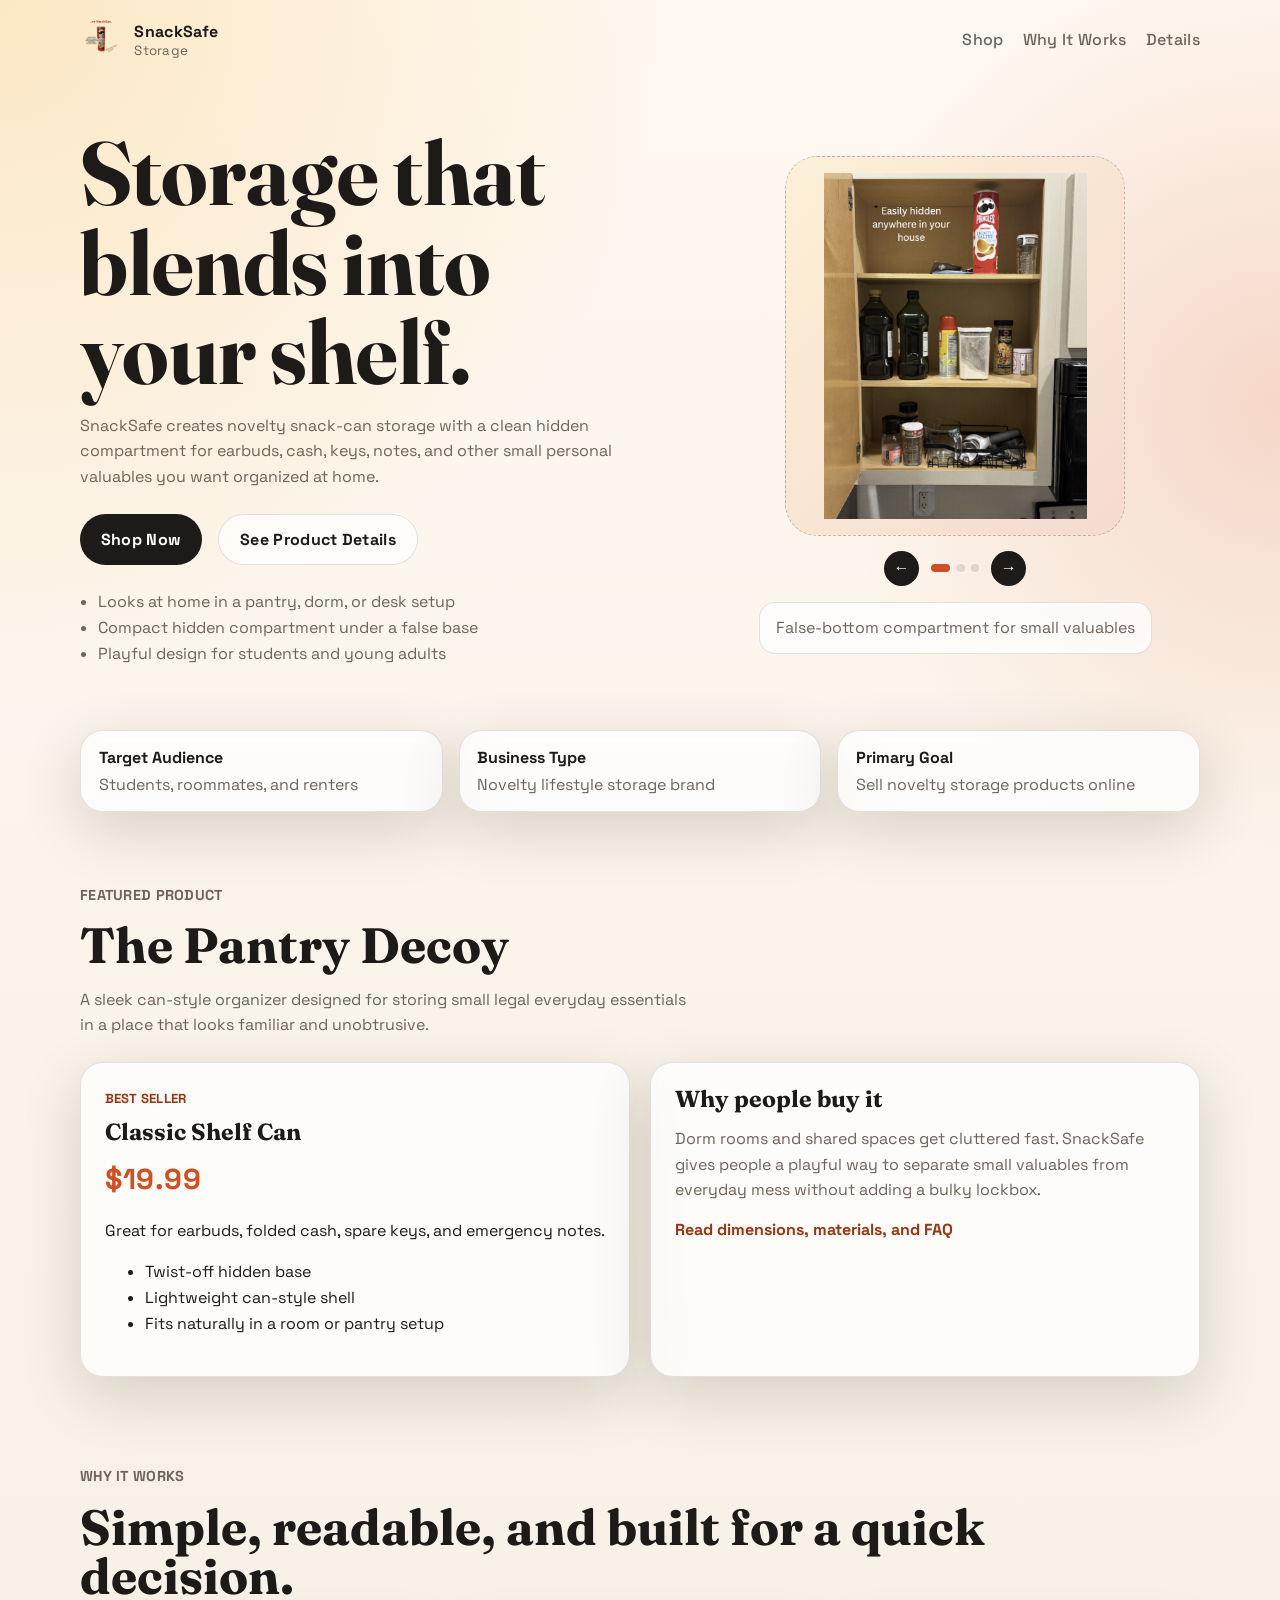
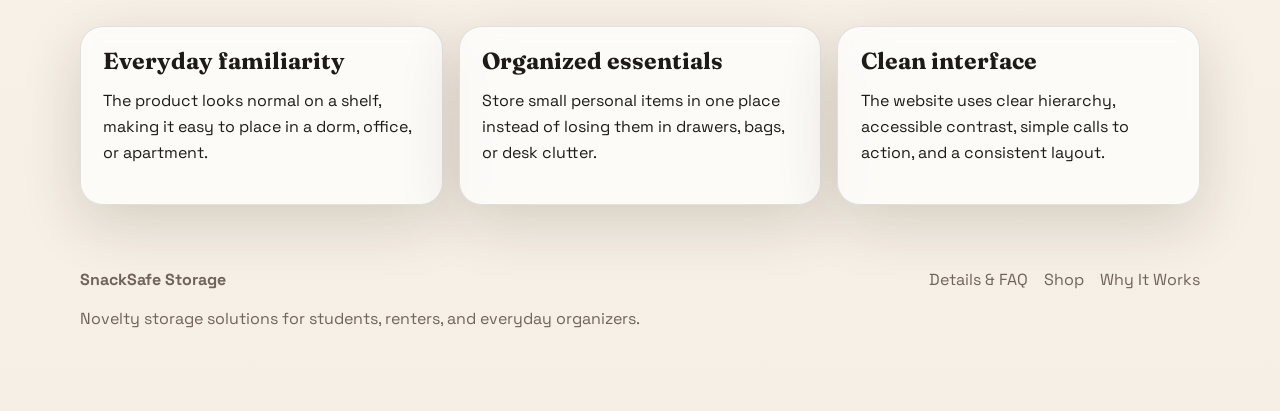
<file: index.html>
<!DOCTYPE html>
<html lang="en">
<head>
  <meta charset="UTF-8">
  <meta name="viewport" content="width=device-width, initial-scale=1.0">
  <title>SnackSafe Storage | Discreet Everyday Storage</title>
  <meta name="description" content="SnackSafe Storage sells novelty can-style storage containers with a hidden compartment for small personal valuables.">
  <link rel="preconnect" href="https://fonts.googleapis.com">
  <link rel="preconnect" href="https://fonts.gstatic.com" crossorigin>
  <link href="https://fonts.googleapis.com/css2?family=Space+Grotesk:wght@400;500;700&family=Fraunces:opsz,wght@9..144,600;9..144,700&display=swap" rel="stylesheet">
  <link rel="stylesheet" href="styles.css?v=20260417d">
</head>
<body>
  <header class="site-header">
    <a class="brand" href="index.html">
      <span class="brand-mark asset-slot" aria-label="SnackSafe logo">
        <img src="assets/logo.png?v=20260415c" alt="SnackSafe logo" onerror="this.style.display='none'">
      </span>
      <span>
        <strong>SnackSafe</strong>
        <small>Storage</small>
      </span>
    </a>
    <nav class="site-nav" aria-label="Primary">
      <a href="#shop">Shop</a>
      <a href="#why">Why It Works</a>
      <a href="details.html">Details</a>
    </nav>
  </header>

  <main>
    <section class="hero">
      <div class="hero-copy">
        <h1>Storage that blends into your shelf.</h1>
        <p class="hero-text">
          SnackSafe creates novelty snack-can storage with a clean hidden compartment for earbuds,
          cash, keys, notes, and other small personal valuables you want organized at home.
        </p>
        <div class="hero-actions">
          <a class="button button-primary" href="#shop">Shop Now</a>
          <a class="button button-secondary" href="details.html">See Product Details</a>
        </div>
        <ul class="hero-points" aria-label="Key benefits">
          <li>Looks at home in a pantry, dorm, or desk setup</li>
          <li>Compact hidden compartment under a false base</li>
          <li>Playful design for students and young adults</li>
        </ul>
      </div>
      <div class="hero-visual">
        <div class="carousel">
          <div class="carousel-stage">
            <figure class="carousel-slide carousel-slide-card active" data-index="0">
              <img src="assets/product-can.png?v=20260415c" alt="SnackSafe hidden in pantry">
            </figure>
            <figure class="carousel-slide carousel-slide-transparent" data-index="1">
              <img src="assets/product-detail-cutout.png?v=20260415g" alt="SnackSafe internal compartment">
            </figure>
            <figure class="carousel-slide carousel-slide-transparent" data-index="2">
              <img src="assets/product-can-main-cutout.png?v=20260415g" alt="SnackSafe product can">
            </figure>
          </div>
          <div class="carousel-nav">
            <button class="carousel-btn" id="carousel-prev" aria-label="Previous image">&#8592;</button>
            <div class="carousel-dots">
              <button class="carousel-dot active" data-index="0" aria-label="Image 1"></button>
              <button class="carousel-dot" data-index="1" aria-label="Image 2"></button>
              <button class="carousel-dot" data-index="2" aria-label="Image 3"></button>
            </div>
            <button class="carousel-btn" id="carousel-next" aria-label="Next image">&#8594;</button>
          </div>
        </div>
        <div class="hidden-drawer">False-bottom compartment for small valuables</div>
      </div>
    </section>

    <section class="metrics-strip" aria-label="Trust signals">
      <div>
        <strong>Target Audience</strong>
        <span>Students, roommates, and renters</span>
      </div>
      <div>
        <strong>Business Type</strong>
        <span>Novelty lifestyle storage brand</span>
      </div>
      <div>
        <strong>Primary Goal</strong>
        <span>Sell novelty storage products online</span>
      </div>
    </section>

    <section class="products" id="shop">
      <div class="section-heading">
        <p class="eyebrow">Featured Product</p>
        <h2>The Pantry Decoy</h2>
        <p>
          A sleek can-style organizer designed for storing small legal everyday essentials in a
          place that looks familiar and unobtrusive.
        </p>
      </div>
      <div class="product-grid">
        <article class="product-card">
          <span class="product-badge">Best Seller</span>
          <h3>Classic Shelf Can</h3>
          <p class="price">$19.99</p>
          <p>Great for earbuds, folded cash, spare keys, and emergency notes.</p>
          <ul>
            <li>Twist-off hidden base</li>
            <li>Lightweight can-style shell</li>
            <li>Fits naturally in a room or pantry setup</li>
          </ul>
        </article>
        <article class="feature-panel">
          <h3>Why people buy it</h3>
          <p>
            Dorm rooms and shared spaces get cluttered fast. SnackSafe gives people a playful way
            to separate small valuables from everyday mess without adding a bulky lockbox.
          </p>
          <a class="text-link" href="details.html">Read dimensions, materials, and FAQ</a>
        </article>
      </div>
    </section>

    <section class="why-us" id="why">
      <div class="section-heading">
        <p class="eyebrow">Why It Works</p>
        <h2>Simple, readable, and built for a quick decision.</h2>
      </div>
      <div class="benefit-grid">
        <article>
          <h3>Everyday familiarity</h3>
          <p>The product looks normal on a shelf, making it easy to place in a dorm, office, or apartment.</p>
        </article>
        <article>
          <h3>Organized essentials</h3>
          <p>Store small personal items in one place instead of losing them in drawers, bags, or desk clutter.</p>
        </article>
        <article>
          <h3>Clean interface</h3>
          <p>The website uses clear hierarchy, accessible contrast, simple calls to action, and a consistent layout.</p>
        </article>
      </div>
    </section>

  </main>

  <footer class="site-footer">
    <div>
      <strong>SnackSafe Storage</strong>
      <p>Novelty storage solutions for students, renters, and everyday organizers.</p>
    </div>
    <div class="footer-links">
      <a href="details.html">Details & FAQ</a>
      <a href="#shop">Shop</a>
      <a href="#why">Why It Works</a>
    </div>
  </footer>

  <script>
    const slides = document.querySelectorAll('.carousel-slide');
    const dots = document.querySelectorAll('.carousel-dot');
    const slideCount = slides.length;
    let currentIndex = 0;

    function renderCarousel(index) {
      slides.forEach((slide, i) => slide.classList.toggle('active', i === index));
      dots.forEach((d, i) => d.classList.toggle('active', i === index));
    }

    function goToSlide(index) {
      currentIndex = (index + slideCount) % slideCount;
      renderCarousel(currentIndex);
    }

    document.getElementById('carousel-prev').addEventListener('click', () => {
      goToSlide(currentIndex - 1);
    });

    document.getElementById('carousel-next').addEventListener('click', () => {
      goToSlide(currentIndex + 1);
    });

    dots.forEach(dot => {
      dot.addEventListener('click', () => {
        const index = Number(dot.dataset.index);
        goToSlide(index);
      });
    });
  </script>
</body>
</html>
</file>
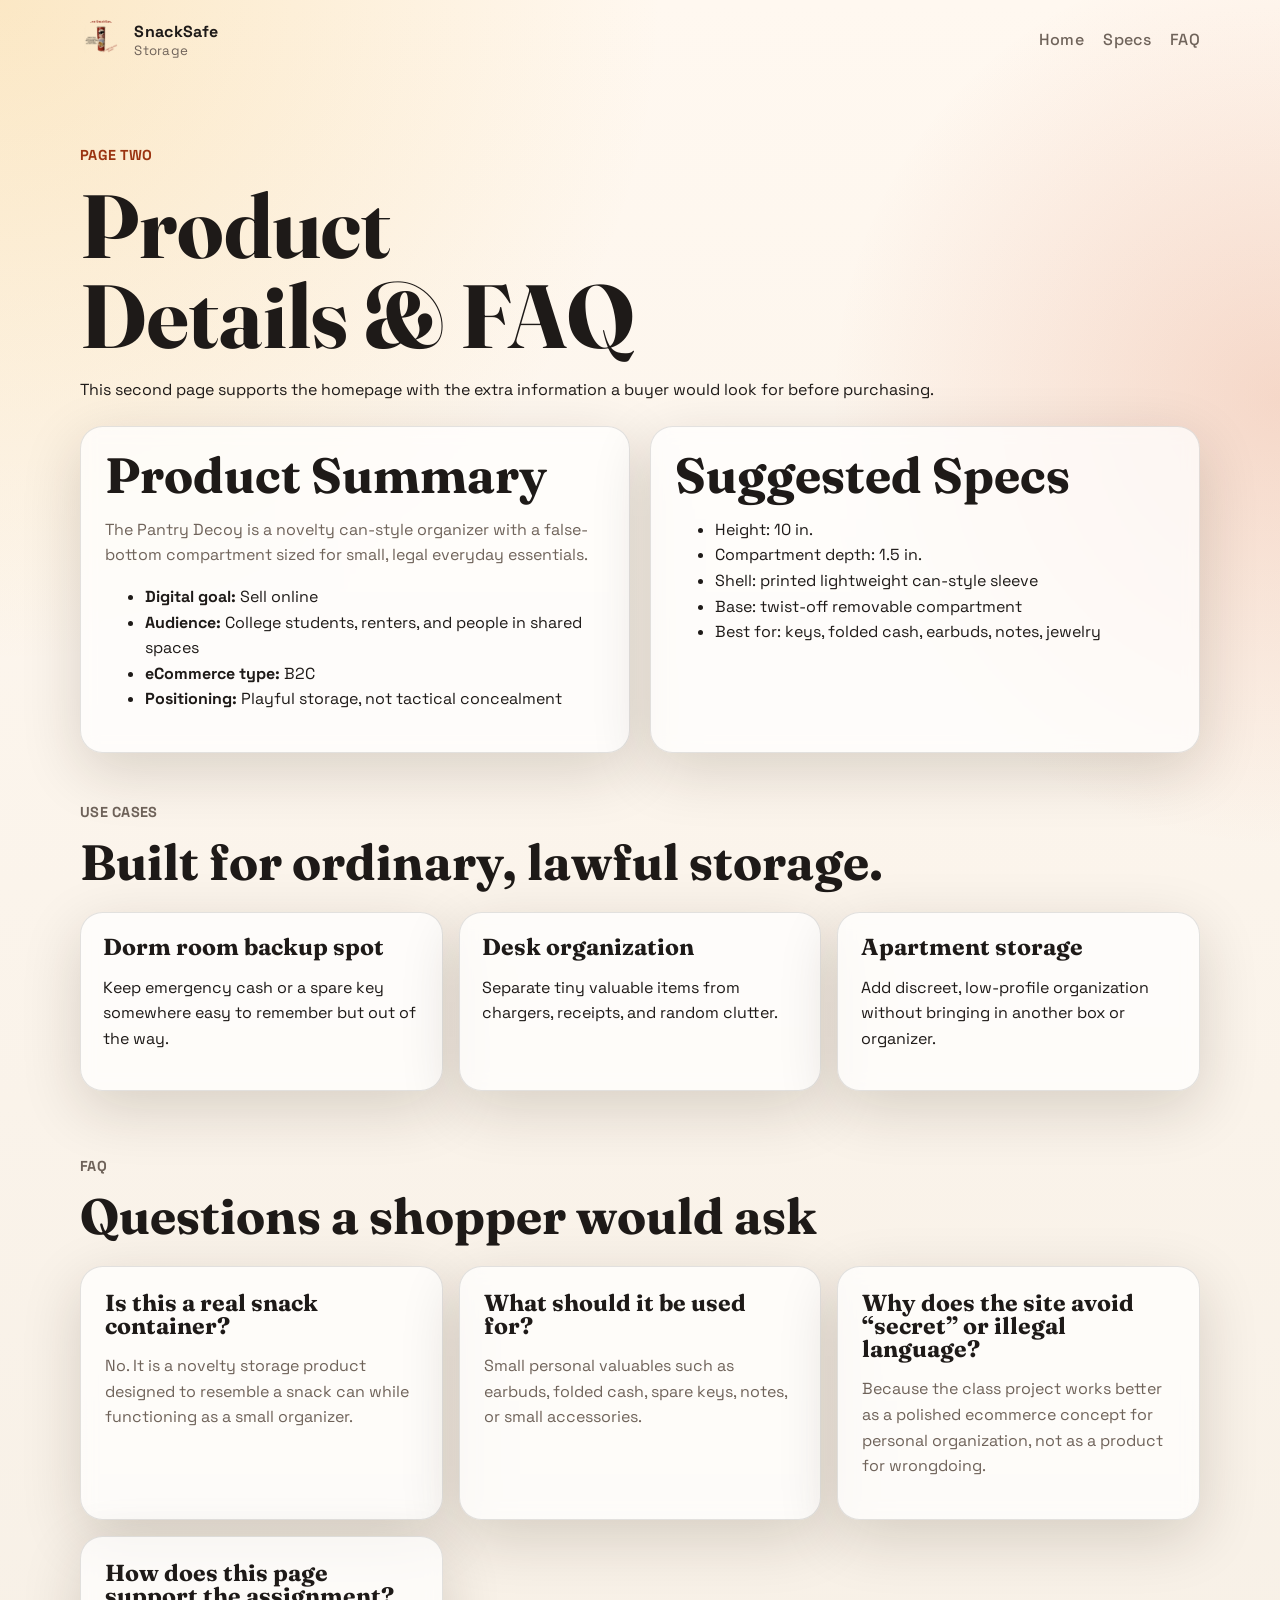
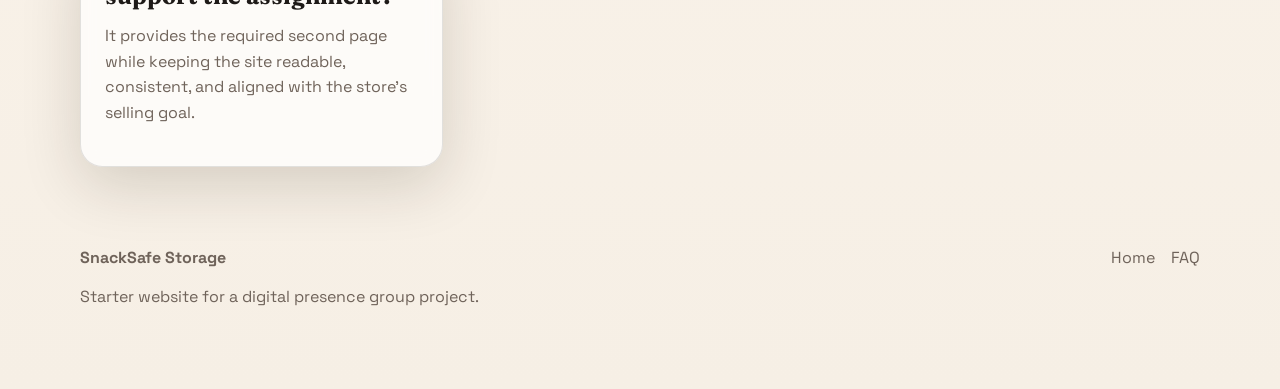
<file: details.html>
<!DOCTYPE html>
<html lang="en">
<head>
  <meta charset="UTF-8">
  <meta name="viewport" content="width=device-width, initial-scale=1.0">
  <title>SnackSafe Storage | Product Details</title>
  <meta name="description" content="Product details, use cases, and FAQ for the SnackSafe novelty storage can.">
  <link rel="preconnect" href="https://fonts.googleapis.com">
  <link rel="preconnect" href="https://fonts.gstatic.com" crossorigin>
  <link href="https://fonts.googleapis.com/css2?family=Space+Grotesk:wght@400;500;700&family=Fraunces:opsz,wght@9..144,600;9..144,700&display=swap" rel="stylesheet">
  <link rel="stylesheet" href="styles.css?v=20260415c">
</head>
<body>
  <header class="site-header">
    <a class="brand" href="index.html">
      <span class="brand-mark asset-slot" aria-label="SnackSafe logo">
        <img src="assets/logo.png?v=20260415c" alt="SnackSafe logo" onerror="this.style.display='none'">
      </span>
      <span>
        <strong>SnackSafe</strong>
        <small>Storage</small>
      </span>
    </a>
    <nav class="site-nav" aria-label="Primary">
      <a href="index.html">Home</a>
      <a href="#specs">Specs</a>
      <a href="#faq">FAQ</a>
    </nav>
  </header>

  <main class="details-main">
    <section class="details-hero">
      <p class="eyebrow">Page Two</p>
      <h1>Product Details & FAQ</h1>
      <p>
        This second page supports the homepage with the extra information a buyer would look for
        before purchasing.
      </p>
    </section>

    <section class="details-grid" id="specs">
      <article class="spec-card">
        <h2>Product Summary</h2>
        <p>
          The Pantry Decoy is a novelty can-style organizer with a false-bottom compartment sized
          for small, legal everyday essentials.
        </p>
        <ul>
          <li><strong>Digital goal:</strong> Sell online</li>
          <li><strong>Audience:</strong> College students, renters, and people in shared spaces</li>
          <li><strong>eCommerce type:</strong> B2C</li>
          <li><strong>Positioning:</strong> Playful storage, not tactical concealment</li>
        </ul>
      </article>

      <article class="spec-card">
        <h2>Suggested Specs</h2>
        <ul>
          <li>Height: 10 in.</li>
          <li>Compartment depth: 1.5 in.</li>
          <li>Shell: printed lightweight can-style sleeve</li>
          <li>Base: twist-off removable compartment</li>
          <li>Best for: keys, folded cash, earbuds, notes, jewelry</li>
        </ul>
      </article>
    </section>

    <section class="usage-section">
      <div class="section-heading">
        <p class="eyebrow">Use Cases</p>
        <h2>Built for ordinary, lawful storage.</h2>
      </div>
      <div class="benefit-grid">
        <article>
          <h3>Dorm room backup spot</h3>
          <p>Keep emergency cash or a spare key somewhere easy to remember but out of the way.</p>
        </article>
        <article>
          <h3>Desk organization</h3>
          <p>Separate tiny valuable items from chargers, receipts, and random clutter.</p>
        </article>
        <article>
          <h3>Apartment storage</h3>
          <p>Add discreet, low-profile organization without bringing in another box or organizer.</p>
        </article>
      </div>
    </section>

    <section class="faq-section" id="faq">
      <div class="section-heading">
        <p class="eyebrow">FAQ</p>
        <h2>Questions a shopper would ask</h2>
      </div>
      <div class="faq-list">
        <article>
          <h3>Is this a real snack container?</h3>
          <p>No. It is a novelty storage product designed to resemble a snack can while functioning as a small organizer.</p>
        </article>
        <article>
          <h3>What should it be used for?</h3>
          <p>Small personal valuables such as earbuds, folded cash, spare keys, notes, or small accessories.</p>
        </article>
        <article>
          <h3>Why does the site avoid “secret” or illegal language?</h3>
          <p>Because the class project works better as a polished ecommerce concept for personal organization, not as a product for wrongdoing.</p>
        </article>
        <article>
          <h3>How does this page support the assignment?</h3>
          <p>It provides the required second page while keeping the site readable, consistent, and aligned with the store’s selling goal.</p>
        </article>
      </div>
    </section>
  </main>

  <footer class="site-footer">
    <div>
      <strong>SnackSafe Storage</strong>
      <p>Starter website for a digital presence group project.</p>
    </div>
    <div class="footer-links">
      <a href="index.html">Home</a>
      <a href="#faq">FAQ</a>
    </div>
  </footer>
</body>
</html>
</file>
<file: styles.css>
:root {
  --bg: #f6efe5;
  --paper: #fff9f3;
  --ink: #1e1a18;
  --muted: #6f635a;
  --accent: #d24d1f;
  --accent-dark: #9b3411;
  --gold: #f0b43c;
  --line: rgba(30, 26, 24, 0.12);
  --shadow: 0 18px 60px rgba(40, 22, 8, 0.16);
}

* {
  box-sizing: border-box;
}

html {
  scroll-behavior: smooth;
}

body {
  margin: 0;
  font-family: "Space Grotesk", sans-serif;
  color: var(--ink);
  background:
    radial-gradient(circle at top left, rgba(240, 180, 60, 0.24), transparent 28%),
    radial-gradient(circle at right 20%, rgba(210, 77, 31, 0.18), transparent 22%),
    linear-gradient(180deg, #fff8f0 0%, var(--bg) 100%);
}

a {
  color: inherit;
  text-decoration: none;
}

.site-header,
.site-footer,
.hero,
.metrics-strip,
.products,
.why-us,
.details-main {
  width: min(1120px, calc(100% - 2rem));
  margin: 0 auto;
}

.site-header {
  display: flex;
  justify-content: space-between;
  align-items: center;
  padding: 1.2rem 0;
}

.brand {
  display: inline-flex;
  align-items: center;
  gap: 0.8rem;
}

.brand-mark {
  width: 2.6rem;
  height: 2.6rem;
  display: grid;
  place-items: center;
  border-radius: 999px;
  background: transparent;
  color: white;
  font-weight: 700;
}

.asset-slot {
  position: relative;
  overflow: hidden;
}

.asset-slot img {
  position: absolute;
  inset: 0;
  width: 100%;
  height: 100%;
  object-fit: contain;
  z-index: 1;
}

.asset-placeholder {
  position: relative;
  z-index: 0;
  display: grid;
  place-items: center;
  width: 100%;
  height: 100%;
  padding: 0.75rem;
  text-align: center;
  text-transform: uppercase;
  letter-spacing: 0.08em;
  font-size: 0.72rem;
  font-weight: 700;
}

.brand strong,
.brand small,
.site-nav a,
.button,
.eyebrow,
.price,
.product-badge,
.ad-label {
  letter-spacing: 0.02em;
}

.brand small {
  display: block;
  color: var(--muted);
}

.site-nav {
  display: flex;
  gap: 1.2rem;
  flex-wrap: wrap;
}

.site-nav a {
  color: var(--muted);
  font-weight: 500;
}

.hero {
  display: grid;
  grid-template-columns: 1.1fr 0.9fr;
  gap: 2rem;
  align-items: center;
  padding: 3rem 0 2rem;
}

.eyebrow {
  margin: 0 0 0.9rem;
  color: var(--accent-dark);
  font-size: 0.9rem;
  font-weight: 700;
  text-transform: uppercase;
}

h1,
h2,
h3 {
  font-family: "Fraunces", serif;
  line-height: 1;
  margin: 0;
}

h1 {
  font-size: clamp(2.9rem, 7vw, 5.6rem);
  max-width: 10ch;
}

h2 {
  font-size: clamp(2rem, 4vw, 3.1rem);
  margin-bottom: 0.8rem;
}

h3 {
  font-size: 1.45rem;
  margin-bottom: 0.8rem;
}

p,
li {
  line-height: 1.6;
}

.hero-text,
.section-heading p,
.feature-panel p,
.spec-card p,
.faq-list p {
  color: var(--muted);
  max-width: 62ch;
}

.hero-actions {
  display: flex;
  gap: 1rem;
  flex-wrap: wrap;
  margin: 1.5rem 0;
}

.button {
  display: inline-flex;
  align-items: center;
  justify-content: center;
  padding: 0.9rem 1.3rem;
  border-radius: 999px;
  font-weight: 700;
}

.button-primary {
  background: var(--ink);
  color: white;
}

.button-secondary {
  border: 1px solid var(--line);
  background: rgba(255, 255, 255, 0.7);
}

.hero-points {
  padding-left: 1.1rem;
  color: var(--muted);
}

.hero-visual {
  display: grid;
  gap: 1rem;
  justify-items: center;
}

.can-card {
  width: min(300px, 80vw);
  min-height: 420px;
  display: grid;
  place-items: center;
  border-radius: 2rem;
  box-shadow: var(--shadow);
  background:
    linear-gradient(135deg, rgba(240, 180, 60, 0.2), rgba(210, 77, 31, 0.2)),
    rgba(255, 255, 255, 0.92);
  transform: rotate(-8deg);
  border: 1px dashed rgba(30, 26, 24, 0.25);
}

.carousel {
  display: grid;
  gap: 0.9rem;
  justify-items: center;
  width: min(340px, 84vw);
}

.carousel-stage {
  position: relative;
  width: 100%;
  height: 380px;
  border-radius: 2rem;
  overflow: hidden;
}

.carousel-slide {
  position: absolute;
  inset: 0;
  margin: 0;
  padding: 1rem 0.9rem;
  display: flex;
  align-items: center;
  justify-content: center;
  border-radius: 2rem;
  opacity: 0;
  pointer-events: none;
  transform: translateX(1.5rem);
  transition: opacity 0.22s ease, transform 0.22s ease;
}

.carousel-slide.active {
  opacity: 1;
  pointer-events: auto;
  transform: translateX(0);
}

.carousel-slide img {
  width: 100%;
  height: 100%;
  object-fit: contain;
  border-radius: 1rem;
  display: block;
}

.carousel-slide-card {
  box-shadow: var(--shadow);
  background:
    linear-gradient(135deg, rgba(240, 180, 60, 0.2), rgba(210, 77, 31, 0.2)),
    rgba(255, 255, 255, 0.92);
  border: 1px dashed rgba(30, 26, 24, 0.25);
}

.carousel-slide-transparent {
  background: transparent;
  box-shadow: none;
  border: none;
}

.carousel-nav {
  display: flex;
  align-items: center;
  gap: 0.75rem;
  padding: 0 0.25rem;
}

.carousel-btn {
  background: var(--ink);
  color: white;
  border: none;
  border-radius: 999px;
  width: 2.2rem;
  height: 2.2rem;
  cursor: pointer;
  font-size: 1rem;
  display: grid;
  place-items: center;
  transition: background 0.15s;
}

.carousel-btn:hover {
  background: var(--accent);
}

.carousel-dots {
  display: flex;
  gap: 0.4rem;
}

.carousel-dot {
  width: 0.5rem;
  height: 0.5rem;
  border-radius: 999px;
  background: var(--line);
  border: none;
  padding: 0;
  cursor: pointer;
  transition: background 0.15s, width 0.2s;
}

.carousel-dot.active {
  background: var(--accent);
  width: 1.2rem;
}

.brand-mark img {
  mix-blend-mode: multiply;
}

.asset-slot-large .asset-placeholder {
  color: var(--accent-dark);
  font-size: 1rem;
}

.hidden-drawer {
  padding: 0.9rem 1rem;
  border-radius: 1rem;
  background: rgba(255, 255, 255, 0.75);
  border: 1px solid var(--line);
  color: var(--muted);
}

.metrics-strip {
  margin-top: 1rem;
  display: grid;
  grid-template-columns: repeat(3, 1fr);
  gap: 1rem;
}

.metrics-strip div,
.product-card,
.feature-panel,
.benefit-grid article,
.ad-card,
.spec-card,
.faq-list article {
  background: rgba(255, 255, 255, 0.72);
  backdrop-filter: blur(8px);
  border: 1px solid var(--line);
  border-radius: 1.4rem;
  box-shadow: var(--shadow);
}

.metrics-strip div {
  padding: 1rem 1.1rem;
}

.metrics-strip strong {
  display: block;
  margin-bottom: 0.35rem;
}

.metrics-strip span {
  color: var(--muted);
}

.products,
.why-us,
.details-main {
  padding: 4.5rem 0 1rem;
}

.section-heading {
  margin-bottom: 1.5rem;
}

.product-grid,
.details-grid {
  display: grid;
  grid-template-columns: repeat(2, 1fr);
  gap: 1.2rem;
}

.product-card,
.feature-panel,
.spec-card,
.faq-list article {
  padding: 1.5rem;
}

.product-badge,
.ad-label {
  display: inline-block;
  margin-bottom: 0.8rem;
  color: var(--accent-dark);
  font-size: 0.82rem;
  font-weight: 700;
  text-transform: uppercase;
}

.price {
  font-size: 1.8rem;
  font-weight: 700;
  color: var(--accent);
  margin: 0 0 1rem;
}

.text-link {
  color: var(--accent-dark);
  font-weight: 700;
}

.benefit-grid,
.faq-list {
  display: grid;
  grid-template-columns: repeat(3, 1fr);
  gap: 1rem;
}

.benefit-grid article {
  padding: 1.4rem;
}

.ad-card {
  padding: 1.7rem;
  background:
    linear-gradient(135deg, rgba(240, 180, 60, 0.18), rgba(210, 77, 31, 0.18)),
    rgba(255,255,255,0.82);
}

.site-footer {
  display: flex;
  justify-content: space-between;
  gap: 1rem;
  padding: 3rem 0 4rem;
  color: var(--muted);
}

.footer-links {
  display: flex;
  gap: 1rem;
  flex-wrap: wrap;
}

.details-main {
  padding-top: 2rem;
}

.details-hero {
  padding: 2rem 0 0.5rem;
}

.usage-section,
.faq-section {
  padding: 3rem 0 1rem;
}

@media (max-width: 900px) {
  .hero,
  .metrics-strip,
  .product-grid,
  .benefit-grid,
  .details-grid,
  .faq-list,
  .site-footer {
    grid-template-columns: 1fr;
    flex-direction: column;
  }

  .hero {
    padding-top: 2rem;
  }

  .carousel {
    width: min(320px, 100%);
  }

  .carousel-stage {
    height: 340px;
  }

  .site-header {
    flex-direction: column;
    align-items: flex-start;
    gap: 1rem;
  }

  h1 {
    max-width: 12ch;
  }
}
</file>
